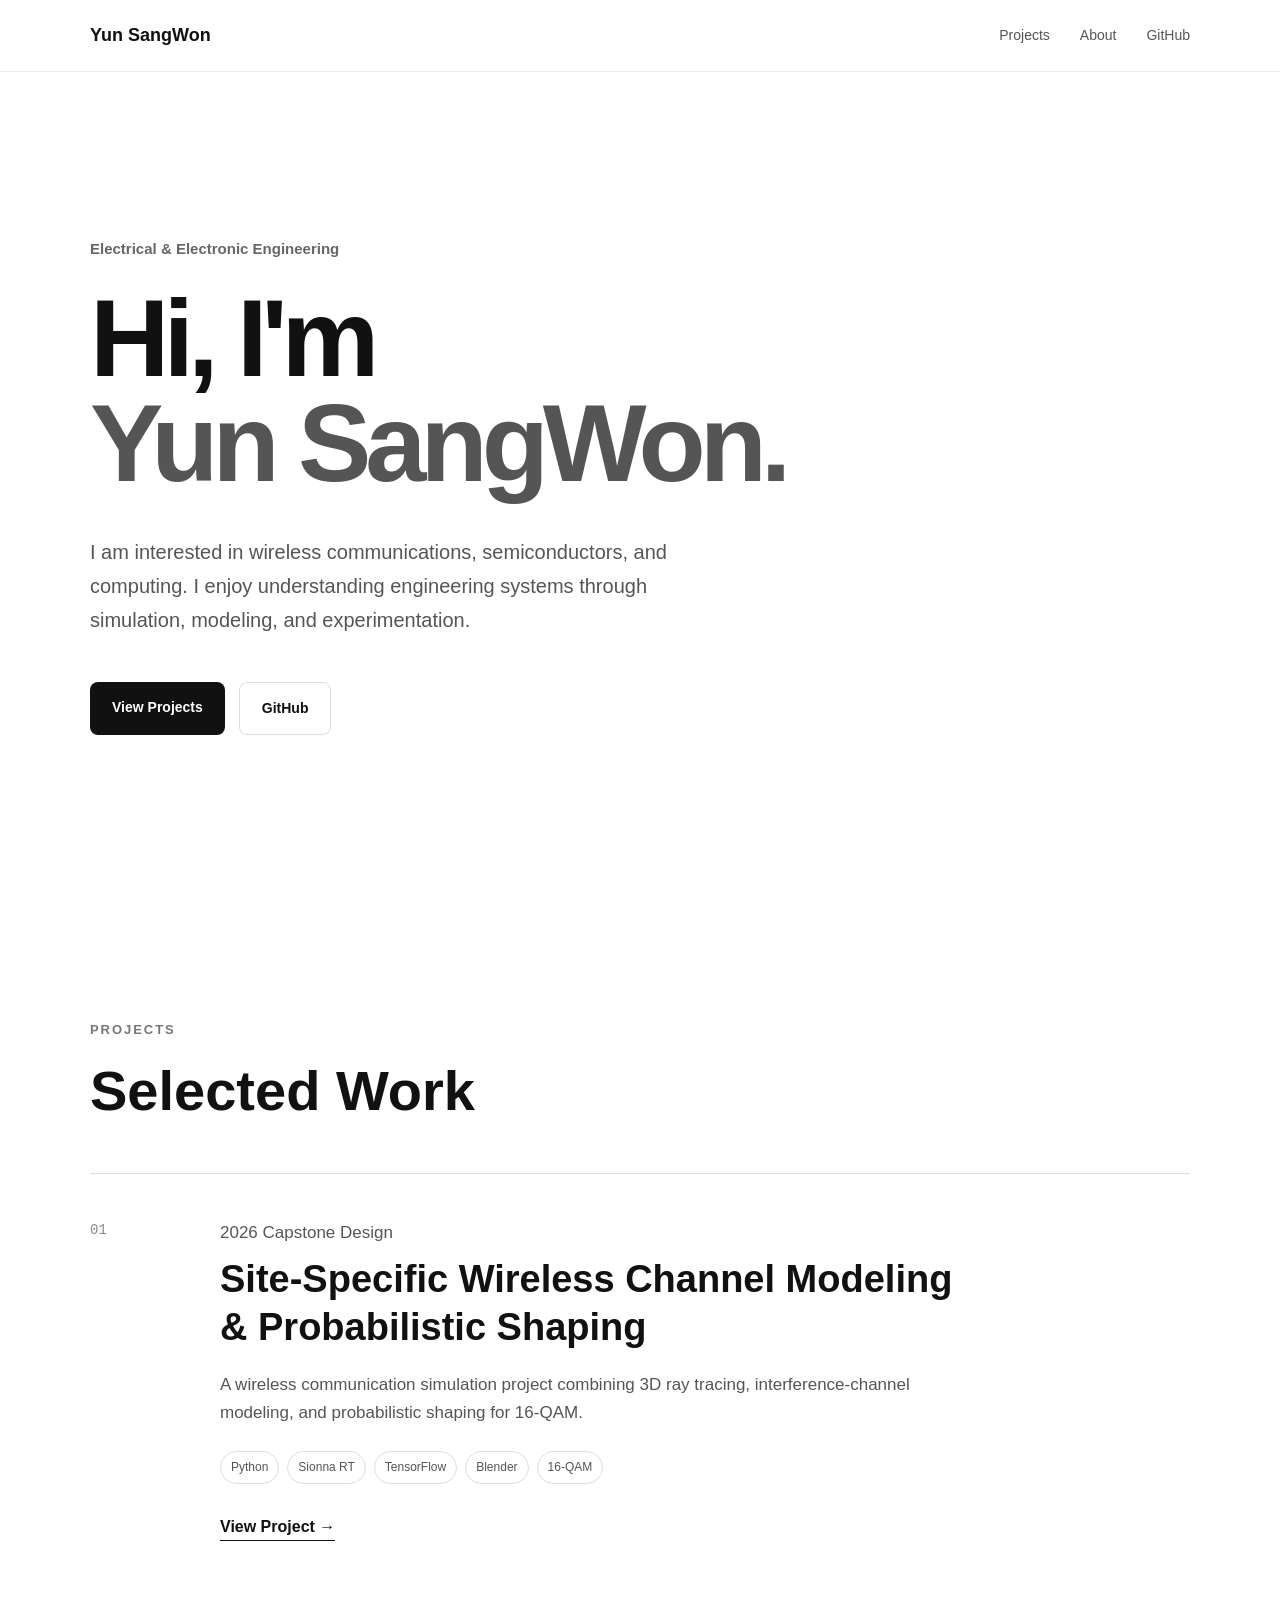
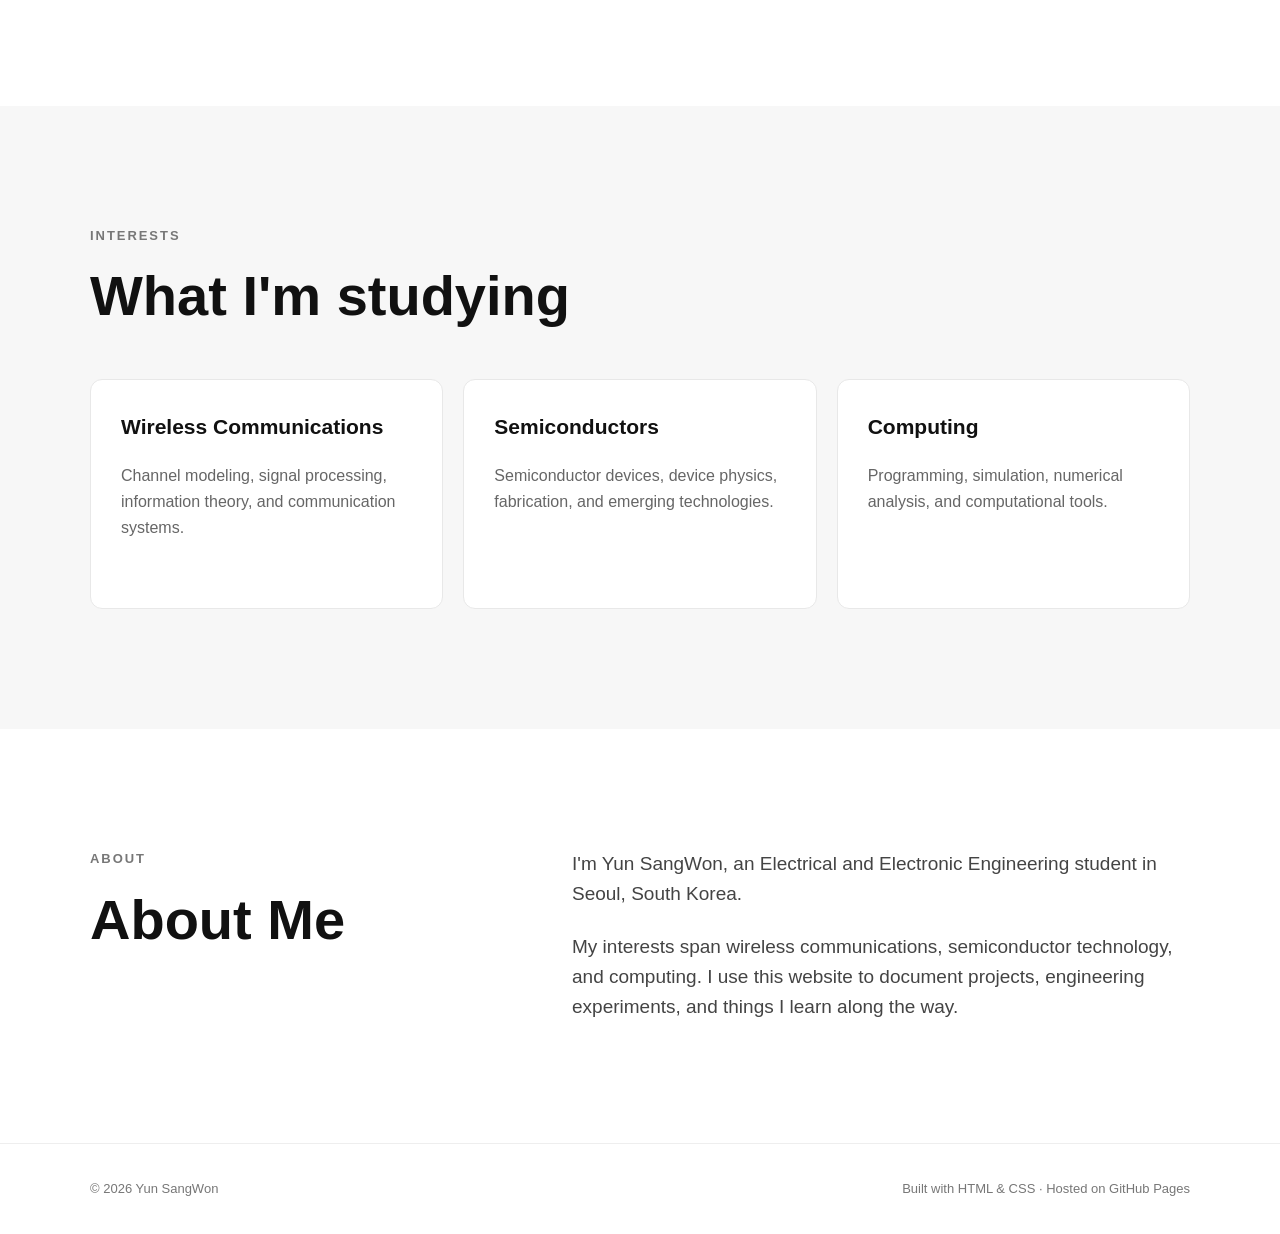
<file: index.html>
<!DOCTYPE html>
<html lang="en">
<head>
  <meta charset="UTF-8" />
  <meta name="viewport" content="width=device-width, initial-scale=1.0" />

  <title>Yun SangWon</title>

  <meta
    name="description"
    content="Personal website of Yun SangWon, an Electrical and Electronic Engineering student interested in wireless communications, semiconductors, and computing."
  />

  <link rel="stylesheet" href="style.css" />
</head>

<body>

  <header class="navbar">
    <div class="container nav-container">
      <a href="/" class="logo">Yun SangWon</a>

      <nav>
        <a href="#projects">Projects</a>
        <a href="#about">About</a>
        <a href="https://github.com/sang1yun" target="_blank">GitHub</a>
      </nav>
    </div>
  </header>


  <main>

    <!-- HERO -->
    <section class="hero">
      <div class="container hero-content">

        <p class="eyebrow">
          Electrical & Electronic Engineering
        </p>

        <h1>
          Hi, I'm<br />
          <span>Yun SangWon.</span>
        </h1>

        <p class="hero-description">
          I am interested in wireless communications,
          semiconductors, and computing.
          I enjoy understanding engineering systems
          through simulation, modeling, and experimentation.
        </p>

        <div class="hero-buttons">
          <a href="#projects" class="button primary">
            View Projects
          </a>

          <a
            href="https://github.com/sang1yun"
            target="_blank"
            class="button secondary"
          >
            GitHub
          </a>
        </div>

      </div>
    </section>


    <!-- PROJECTS -->
    <section id="projects" class="section">
      <div class="container">

        <p class="section-label">PROJECTS</p>

        <h2>Selected Work</h2>

        <div class="project-grid">

          <article class="project-card featured">

            <div class="project-number">
              01
            </div>

            <div class="project-content">

              <p class="project-type">
                2026 Capstone Design
              </p>

              <h3>
                Site-Specific Wireless Channel Modeling
                & Probabilistic Shaping
              </h3>

              <p>
                A wireless communication simulation project combining
                3D ray tracing, interference-channel modeling,
                and probabilistic shaping for 16-QAM.
              </p>

              <div class="tags">
                <span>Python</span>
                <span>Sionna RT</span>
                <span>TensorFlow</span>
                <span>Blender</span>
                <span>16-QAM</span>
              </div>

              <a
                href="projects/capstone.html"
                class="project-link"
              >
                View Project →
              </a>

            </div>

          </article>

        </div>

      </div>
    </section>


    <!-- INTERESTS -->
    <section class="section muted-section">
      <div class="container">

        <p class="section-label">INTERESTS</p>

        <h2>What I'm studying</h2>

        <div class="interest-grid">

          <div class="interest-card">
            <h3>Wireless Communications</h3>
            <p>
              Channel modeling, signal processing,
              information theory, and communication systems.
            </p>
          </div>

          <div class="interest-card">
            <h3>Semiconductors</h3>
            <p>
              Semiconductor devices, device physics,
              fabrication, and emerging technologies.
            </p>
          </div>

          <div class="interest-card">
            <h3>Computing</h3>
            <p>
              Programming, simulation,
              numerical analysis, and computational tools.
            </p>
          </div>

        </div>

      </div>
    </section>


    <!-- ABOUT -->
    <section id="about" class="section">
      <div class="container about">

        <div>
          <p class="section-label">ABOUT</p>
          <h2>About Me</h2>
        </div>

        <div class="about-text">
          <p>
            I'm Yun SangWon, an Electrical and Electronic Engineering
            student in Seoul, South Korea.
          </p>

          <p>
            My interests span wireless communications,
            semiconductor technology, and computing.
            I use this website to document projects,
            engineering experiments, and things I learn along the way.
          </p>
        </div>

      </div>
    </section>

  </main>


  <footer>
    <div class="container footer-content">

      <p>
        © 2026 Yun SangWon
      </p>

      <p>
        Built with HTML & CSS · Hosted on GitHub Pages
      </p>

    </div>
  </footer>

</body>
</html>
</file>
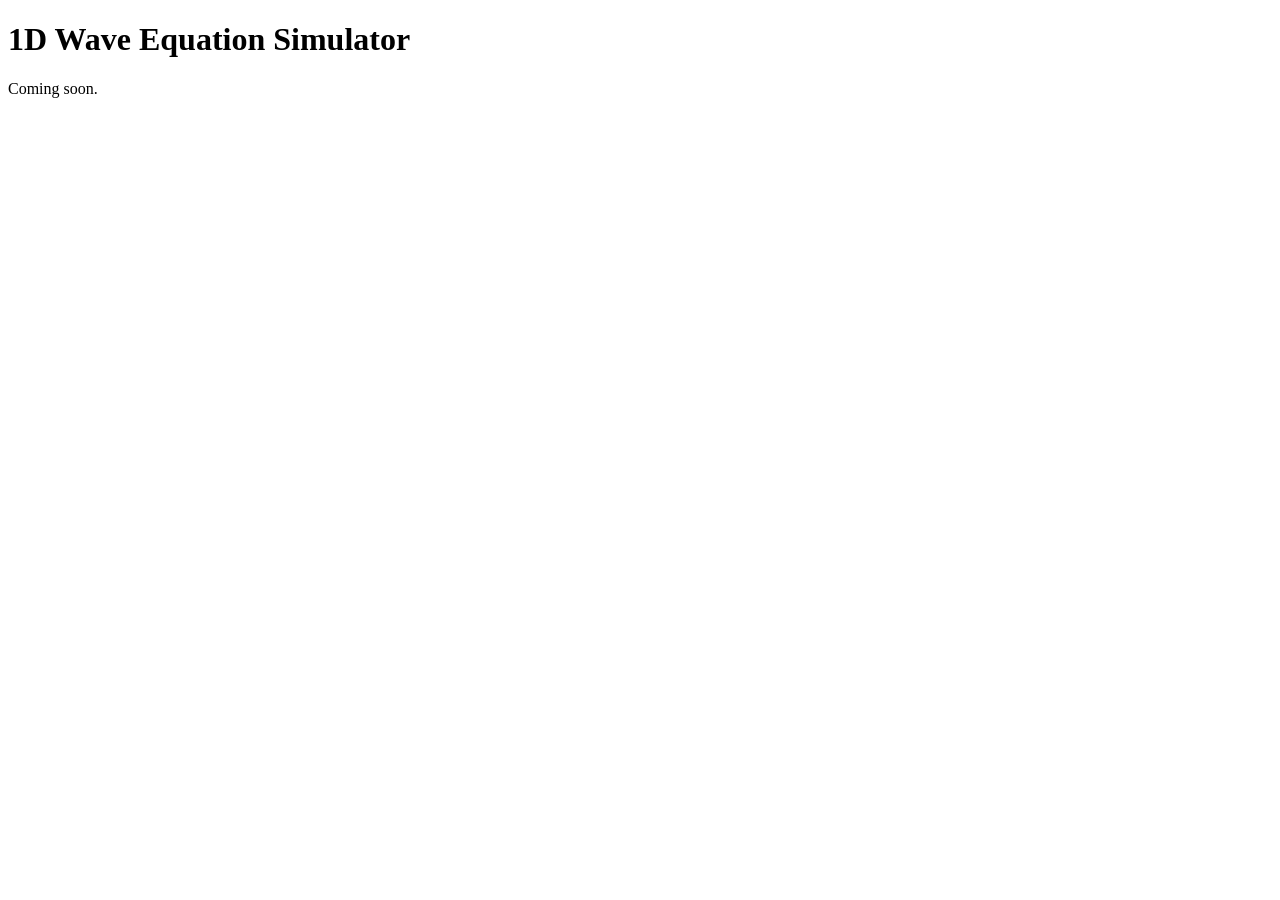
<file: projects/index.html>
<!DOCTYPE html>
<html lang="ko">
<head>
  <meta charset="UTF-8">
  <title>1D Wave Equation Simulator</title>
</head>
<body>
  <h1>1D Wave Equation Simulator</h1>
  <p>Coming soon.</p>
</body>
</html>
</file>
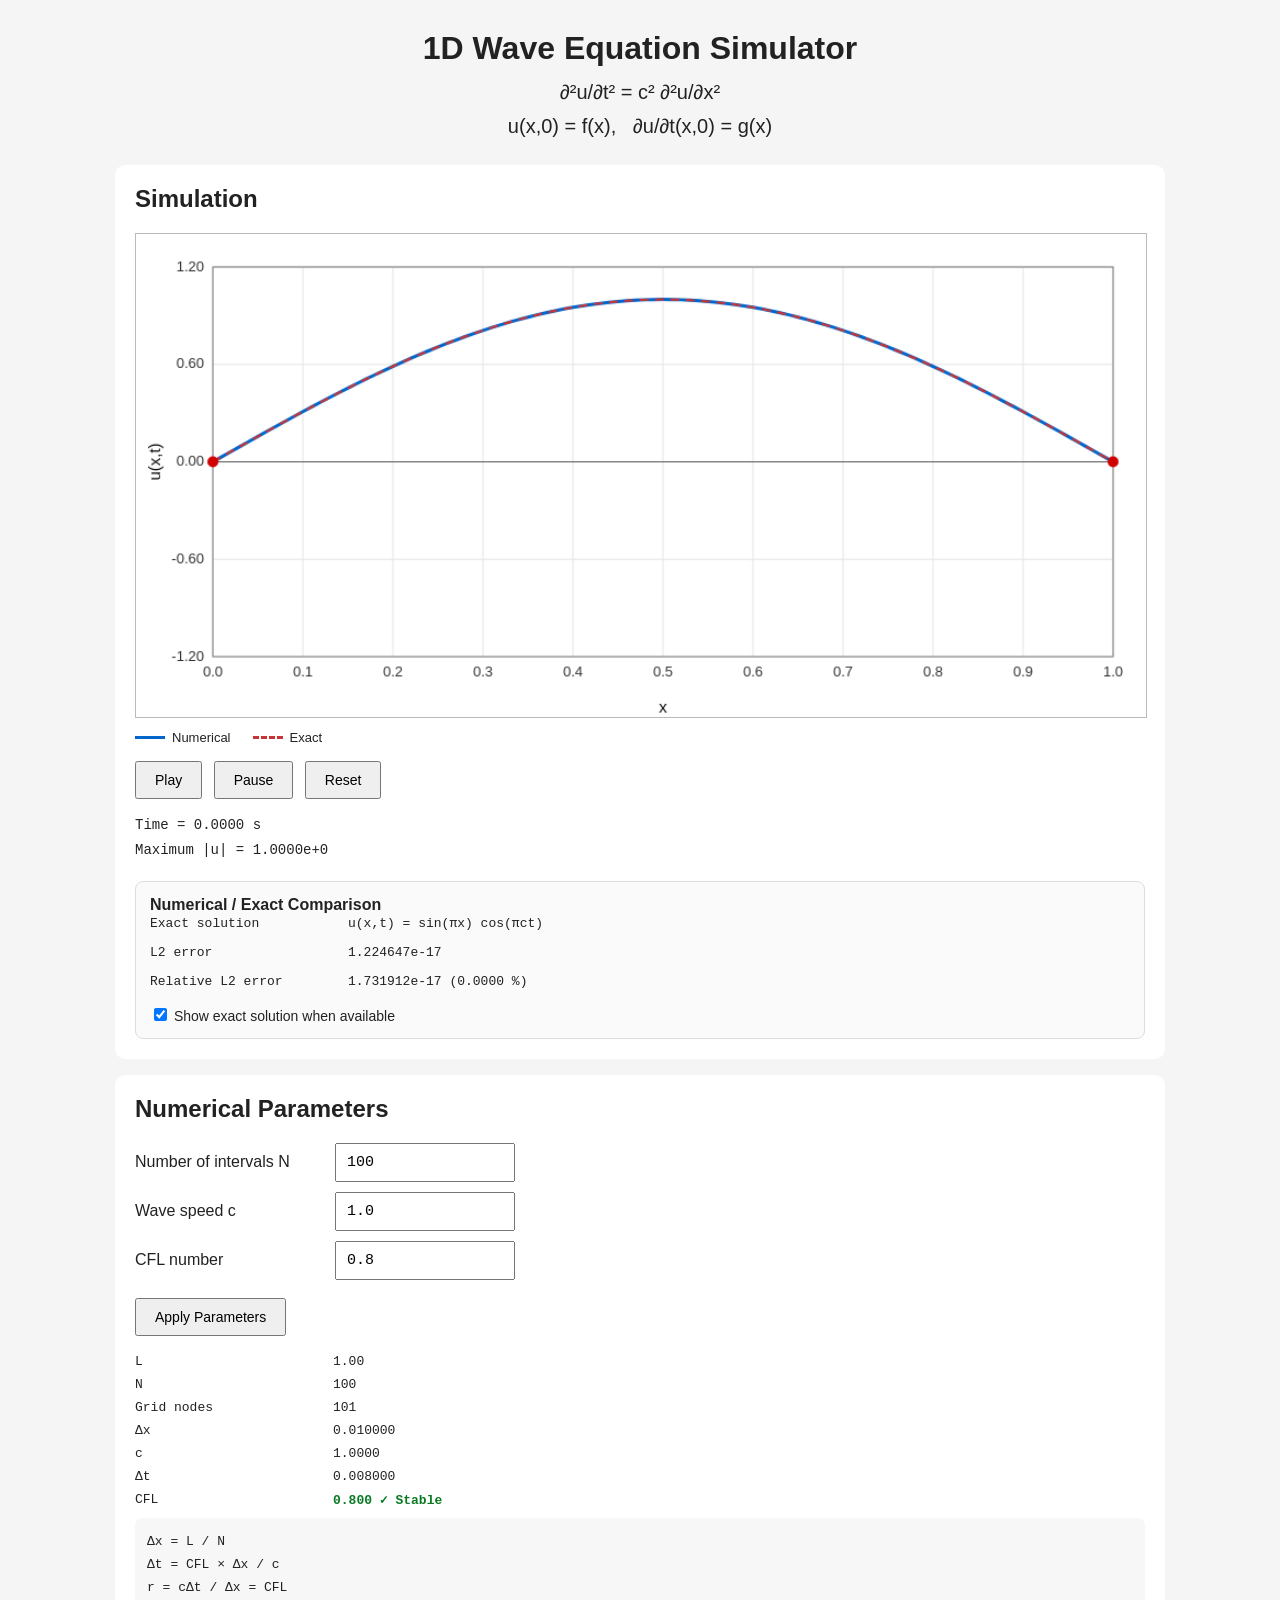
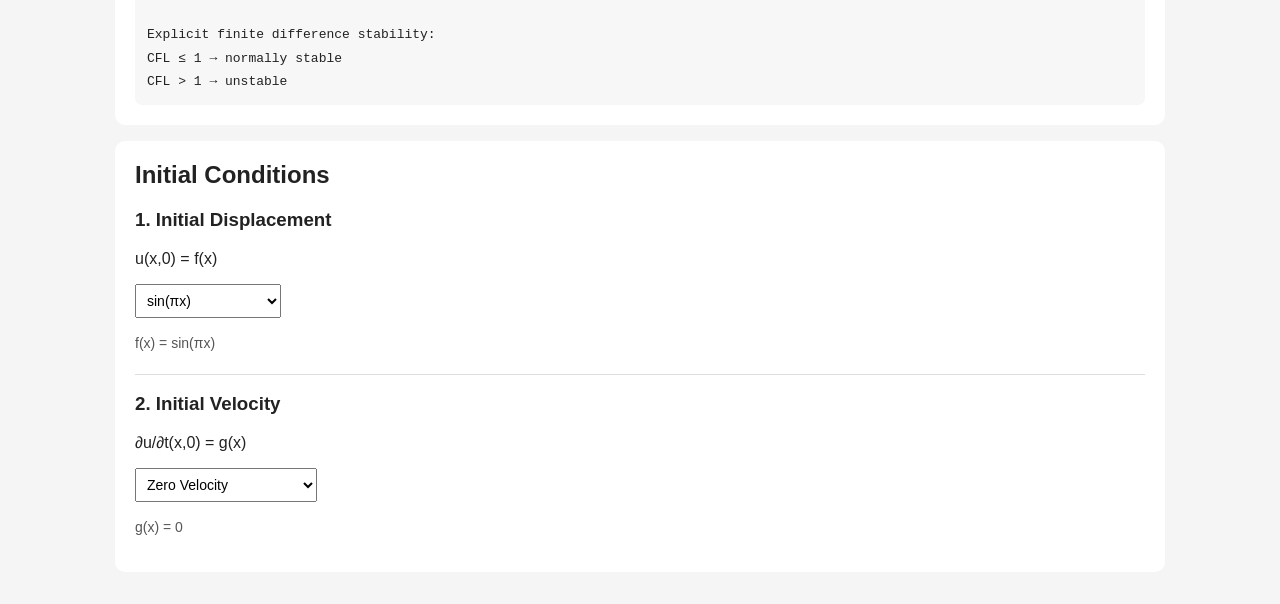
<file: projects/wave_function/index.html>
<!DOCTYPE html>
<html lang="ko">

<head>
  <meta charset="UTF-8">
  <meta name="viewport" content="width=device-width, initial-scale=1.0">

  <title>1D Wave Equation Simulator</title>

  <style>
    body {
      font-family: Arial, sans-serif;
      max-width: 1050px;
      margin: 30px auto;
      padding: 0 20px;
      background: #f5f5f5;
      color: #222;
    }

    h1 {
      text-align: center;
      margin-bottom: 8px;
    }

    h2 {
      margin-top: 0;
    }

    h3 {
      margin-top: 0;
    }

    .equation {
      text-align: center;
      font-size: 20px;
      margin-bottom: 22px;
      line-height: 1.7;
    }

    .panel {
      background: white;
      padding: 20px;
      margin-bottom: 16px;
      border-radius: 10px;
    }

    canvas {
      display: block;
      width: 100%;
      height: auto;
      background: white;
      border: 1px solid #bbb;
    }

    button {
      padding: 9px 18px;
      margin-right: 7px;
      font-size: 14px;
      cursor: pointer;
    }

    select {
      padding: 7px;
      font-size: 14px;
    }

    input {
      padding: 9px 10px;
      font-size: 15px;
      box-sizing: border-box;
      font-family: monospace;
    }

    textarea {
      width: 100%;
      min-height: 150px;
      padding: 10px;
      box-sizing: border-box;
      resize: vertical;
      font-family: monospace;
      font-size: 14px;
      line-height: 1.5;
    }

    .controls {
      margin-top: 16px;
    }

    .status {
      margin-top: 14px;
      font-family: monospace;
      font-size: 14px;
      line-height: 1.8;
    }

    .parameter-input-grid {
      display: grid;
      grid-template-columns: 190px 180px;
      gap: 10px;
      align-items: center;
      max-width: 450px;
      margin-bottom: 18px;
    }

    .parameter-input-grid input {
      width: 100%;
    }

    .parameter-display-grid {
      display: grid;
      grid-template-columns: 190px 200px;
      gap: 8px;
      font-family: monospace;
      margin-top: 18px;
    }

    .stable {
      color: #087a22;
      font-weight: bold;
    }

    .unstable {
      color: #cc0000;
      font-weight: bold;
    }

    .warning-box {
      display: none;
      margin-top: 15px;
      padding: 12px;
      background: #fff2f2;
      border: 1px solid #e6aaaa;
      border-radius: 7px;
      color: #9b0000;
      line-height: 1.6;
    }

    .description {
      color: #555;
      font-size: 14px;
      line-height: 1.6;
    }

    .input-section {
      margin-top: 20px;
      padding-top: 18px;
      border-top: 1px solid #ddd;
    }

    .input-box {
      margin-top: 16px;
      padding: 15px;
      background: #f6f8fa;
      border: 1px solid #ddd;
      border-radius: 8px;
      display: none;
    }

    .input-label {
      margin-bottom: 8px;
      font-weight: bold;
    }

    .custom-row {
      display: grid;
      grid-template-columns: 1fr auto;
      gap: 8px;
    }

    .custom-row input {
      width: 100%;
    }

    .custom-row button {
      margin: 0;
    }

    .example-box {
      margin-top: 12px;
      font-family: monospace;
      font-size: 13px;
      line-height: 1.7;
      color: #555;
    }

    .error {
      margin-top: 10px;
      color: #cc0000;
      font-family: monospace;
      min-height: 18px;
    }

    .counter {
      font-family: monospace;
      margin-top: 8px;
      font-size: 14px;
    }

    .info {
      margin-top: 8px;
      font-size: 13px;
      color: #555;
      line-height: 1.6;
    }

    .preset-note {
      margin-top: 12px;
      padding: 10px;
      background: #fff8dc;
      border-radius: 6px;
      font-size: 13px;
      line-height: 1.6;
    }

    .formula-note {
      background: #f7f7f7;
      padding: 12px;
      margin-top: 10px;
      border-radius: 7px;
      font-family: monospace;
      line-height: 1.8;
    }

    .comparison-box {
      margin-top: 18px;
      padding: 14px;
      border: 1px solid #ddd;
      border-radius: 8px;
      background: #fafafa;
    }

    .comparison-grid {
      display: grid;
      grid-template-columns: 190px 1fr;
      gap: 8px;
      font-family: monospace;
      line-height: 1.6;
    }

    .legend {
      display: flex;
      gap: 22px;
      align-items: center;
      margin-top: 12px;
      font-size: 13px;
    }

    .legend-item {
      display: flex;
      align-items: center;
      gap: 7px;
    }

    .legend-line-blue {
      width: 30px;
      height: 3px;
      background: #0066cc;
    }

    .legend-line-red {
      width: 30px;
      border-top: 3px dashed #cc3333;
    }

    .checkbox-row {
      margin-top: 12px;
      font-size: 14px;
    }

    .checkbox-row input {
      width: auto;
    }
  </style>
</head>


<body>

  <h1>1D Wave Equation Simulator</h1>

  <div class="equation">

    ∂²u/∂t² = c² ∂²u/∂x²

    <br>

    u(x,0) = f(x),

    &nbsp;

    ∂u/∂t(x,0) = g(x)

  </div>


  <!-- =====================================================
       Simulation
       ===================================================== -->

  <div class="panel">

    <h2>Simulation</h2>

    <canvas
      id="waveCanvas"
      width="920"
      height="440">
    </canvas>


    <div class="legend">

      <div class="legend-item">

        <div class="legend-line-blue"></div>

        Numerical

      </div>

      <div class="legend-item">

        <div class="legend-line-red"></div>

        Exact

      </div>

    </div>


    <div class="controls">

      <button id="playButton">
        Play
      </button>

      <button id="pauseButton">
        Pause
      </button>

      <button id="resetButton">
        Reset
      </button>

    </div>


    <div class="status">

      Time =
      <span id="timeDisplay">
        0.0000
      </span>
      s

      <br>

      Maximum |u| =
      <span id="amplitudeDisplay">
        0
      </span>

    </div>


    <div class="comparison-box">

      <b>Numerical / Exact Comparison</b>

      <div class="comparison-grid">

        <div>Exact solution</div>
        <div id="exactStatus">
          N/A
        </div>

        <div>L2 error</div>
        <div id="l2ErrorDisplay">
          N/A
        </div>

        <div>Relative L2 error</div>
        <div id="relativeErrorDisplay">
          N/A
        </div>

      </div>


      <div class="checkbox-row">

        <label>

          <input
            type="checkbox"
            id="showExact"
            checked>

          Show exact solution when available

        </label>

      </div>

    </div>


    <div
      id="simulationWarning"
      class="warning-box">
    </div>

  </div>


  <!-- =====================================================
       Numerical Parameters
       ===================================================== -->

  <div class="panel">

    <h2>Numerical Parameters</h2>


    <div class="parameter-input-grid">

      <div>
        Number of intervals N
      </div>

      <input
        id="NInput"
        type="number"
        value="100"
        min="10"
        max="1000"
        step="1">


      <div>
        Wave speed c
      </div>

      <input
        id="cInput"
        type="number"
        value="1.0"
        min="0.01"
        step="0.1">


      <div>
        CFL number
      </div>

      <input
        id="CFLInput"
        type="number"
        value="0.8"
        min="0.01"
        step="0.05">

    </div>


    <button id="applyParametersButton">
      Apply Parameters
    </button>


    <div class="parameter-display-grid">

      <div>L</div>
      <div id="LDisplay"></div>

      <div>N</div>
      <div id="NDisplay"></div>

      <div>Grid nodes</div>
      <div id="nodeDisplay"></div>

      <div>Δx</div>
      <div id="dxDisplay"></div>

      <div>c</div>
      <div id="cDisplay"></div>

      <div>Δt</div>
      <div id="dtDisplay"></div>

      <div>CFL</div>
      <div id="cflDisplay"></div>

    </div>


    <div
      id="cflWarning"
      class="warning-box">
    </div>


    <div class="formula-note">

      Δx = L / N

      <br>

      Δt = CFL × Δx / c

      <br>

      r = cΔt / Δx = CFL

      <br><br>

      Explicit finite difference stability:

      <br>

      CFL ≤ 1 → normally stable

      <br>

      CFL &gt; 1 → unstable

    </div>

  </div>


  <!-- =====================================================
       Initial Conditions
       ===================================================== -->

  <div class="panel">

    <h2>Initial Conditions</h2>


    <!-- displacement -->

    <div>

      <h3>1. Initial Displacement</h3>

      <p>
        u(x,0) = f(x)
      </p>


      <select id="displacementType">

        <option value="sine">
          sin(πx)
        </option>

        <option value="pluck">
          Plucked String
        </option>

        <option value="gaussian">
          Gaussian Pulse
        </option>

        <option value="custom">
          Custom Function
        </option>

        <option value="discrete">
          Discrete Samples
        </option>

      </select>


      <p
        id="displacementDescription"
        class="description">
      </p>


      <div
        id="displacementCustomBox"
        class="input-box">

        <div class="input-label">
          Enter f(x)
        </div>


        <div class="custom-row">

          <input
            type="text"
            id="displacementCustom"
            value="sin(2*pi*x)">

          <button id="applyDisplacementCustom">
            Apply
          </button>

        </div>


        <div class="example-box">

          sin(2*pi*x)

          <br>

          0.5*sin(pi*x) + 0.3*sin(3*pi*x)

          <br>

          exp(-100*(x-0.5)^2)

          <br>

          x*(1-x)

        </div>


        <div
          id="displacementCustomError"
          class="error">
        </div>

      </div>


      <div
        id="displacementDiscreteBox"
        class="input-box">

        <div class="input-label">

          Enter

          <span id="displacementRequiredCount">
            101
          </span>

          displacement values

        </div>


        <textarea
          id="displacementDiscrete">
        </textarea>


        <div class="counter">

          Detected:

          <span id="displacementDiscreteCount">
            0
          </span>

          /

          <span id="displacementTargetCount">
            101
          </span>

        </div>


        <div class="controls">

          <button id="applyDisplacementDiscrete">
            Apply
          </button>

          <button id="exampleDisplacementDiscrete">
            Load Example
          </button>

          <button id="clearDisplacementDiscrete">
            Clear
          </button>

        </div>


        <div
          id="displacementDiscreteError"
          class="error">
        </div>

      </div>

    </div>


    <!-- velocity -->

    <div class="input-section">

      <h3>2. Initial Velocity</h3>

      <p>
        ∂u/∂t(x,0) = g(x)
      </p>


      <select id="velocityType">

        <option value="zero">
          Zero Velocity
        </option>

        <option value="custom">
          Custom Function
        </option>

        <option value="discrete">
          Discrete Samples
        </option>

        <option value="rightGaussian">
          Right-moving Gaussian
        </option>

      </select>


      <p
        id="velocityDescription"
        class="description">
      </p>


      <div
        id="velocityCustomBox"
        class="input-box">

        <div class="input-label">
          Enter g(x)
        </div>


        <div class="custom-row">

          <input
            type="text"
            id="velocityCustom"
            value="0">

          <button id="applyVelocityCustom">
            Apply
          </button>

        </div>


        <div
          id="velocityCustomError"
          class="error">
        </div>

      </div>


      <div
        id="velocityDiscreteBox"
        class="input-box">

        <div class="input-label">

          Enter

          <span id="velocityRequiredCount">
            101
          </span>

          velocity values

        </div>


        <textarea
          id="velocityDiscrete">
        </textarea>


        <div class="counter">

          Detected:

          <span id="velocityDiscreteCount">
            0
          </span>

          /

          <span id="velocityTargetCount">
            101
          </span>

        </div>


        <div class="controls">

          <button id="applyVelocityDiscrete">
            Apply
          </button>

          <button id="exampleVelocityDiscrete">
            Load Example
          </button>

          <button id="clearVelocityDiscrete">
            Clear
          </button>

        </div>


        <div
          id="velocityDiscreteError"
          class="error">
        </div>

      </div>


      <div
        id="rightGaussianNote"
        class="preset-note"
        style="display:none;">

        Right-moving condition:

        <br><br>

        g(x) = -c f'(x)

      </div>

    </div>

  </div>


<script>

/* =========================================================
   1. Parameters
   ========================================================= */

const L = 1.0;

let N = 100;

let c = 1.0;

let CFL = 0.8;

let dx = L / N;

let dt = CFL * dx / c;


/* =========================================================
   2. Arrays
   ========================================================= */

let x = [];

let uPrev = [];

let uCurr = [];

let uNext = [];

let gInitial = [];

let displacementDiscreteValues = [];

let velocityDiscreteValues = [];


let time = 0;

let firstStepPending = true;

let running = false;


/* =========================================================
   3. Grid
   ========================================================= */

function buildGrid() {

  dx = L / N;

  dt = CFL * dx / c;


  x =
    new Array(N + 1);


  for (
    let i = 0;
    i <= N;
    i++
  ) {

    x[i] =
      i * dx;

  }


  uPrev =
    new Array(N + 1).fill(0);

  uCurr =
    new Array(N + 1).fill(0);

  uNext =
    new Array(N + 1).fill(0);

  gInitial =
    new Array(N + 1).fill(0);

  displacementDiscreteValues =
    new Array(N + 1).fill(0);

  velocityDiscreteValues =
    new Array(N + 1).fill(0);

}


/* =========================================================
   4. Mathematical parser
   ========================================================= */

function tokenize(expression) {

  const tokens = [];

  let i = 0;


  while (
    i < expression.length
  ) {

    const char =
      expression[i];


    if (
      /\s/.test(char)
    ) {

      i++;

      continue;

    }


    if (
      /[0-9.]/.test(char)
    ) {

      let text = "";

      let dotCount = 0;


      while (
        i < expression.length
        &&
        /[0-9.]/.test(
          expression[i]
        )
      ) {

        if (
          expression[i] === "."
        ) {

          dotCount++;

        }


        if (
          dotCount > 1
        ) {

          throw new Error(
            "Invalid number."
          );

        }


        text +=
          expression[i];


        i++;

      }


      const value =
        Number(text);


      if (
        !Number.isFinite(value)
      ) {

        throw new Error(
          "Invalid number."
        );

      }


      tokens.push({
        type: "number",
        value: value
      });


      continue;

    }


    if (
      /[a-zA-Z]/.test(char)
    ) {

      let word = "";


      while (
        i < expression.length
        &&
        /[a-zA-Z]/.test(
          expression[i]
        )
      ) {

        word +=
          expression[i];

        i++;

      }


      tokens.push({
        type: "identifier",
        value: word.toLowerCase()
      });


      continue;

    }


    if (
      "+-*/^()".includes(char)
    ) {

      tokens.push({
        type: char
      });


      i++;

      continue;

    }


    throw new Error(
      "Unsupported character: "
      + char
    );

  }


  return tokens;

}


function evaluateExpression(
  expression,
  xValue
) {

  const tokens =
    tokenize(expression);


  let position = 0;


  function current() {

    return tokens[position];

  }


  function consume(type) {

    if (
      current()
      &&
      current().type === type
    ) {

      position++;

      return true;

    }


    return false;

  }


  function parseExpression() {

    let value =
      parseTerm();


    while (
      position < tokens.length
    ) {

      if (
        consume("+")
      ) {

        value +=
          parseTerm();

      }


      else if (
        consume("-")
      ) {

        value -=
          parseTerm();

      }


      else {

        break;

      }

    }


    return value;

  }


  function parseTerm() {

    let value =
      parseUnary();


    while (
      position < tokens.length
    ) {

      if (
        consume("*")
      ) {

        value *=
          parseUnary();

      }


      else if (
        consume("/")
      ) {

        const denominator =
          parseUnary();


        if (
          Math.abs(
            denominator
          ) < 1e-14
        ) {

          throw new Error(
            "Division by zero."
          );

        }


        value /=
          denominator;

      }


      else {

        break;

      }

    }


    return value;

  }


  function parseUnary() {

    if (
      consume("+")
    ) {

      return parseUnary();

    }


    if (
      consume("-")
    ) {

      return -parseUnary();

    }


    return parsePower();

  }


  function parsePower() {

    let value =
      parsePrimary();


    if (
      consume("^")
    ) {

      value =
        Math.pow(
          value,
          parseUnary()
        );

    }


    return value;

  }


  function parsePrimary() {

    const token =
      current();


    if (
      !token
    ) {

      throw new Error(
        "Unexpected end of expression."
      );

    }


    if (
      token.type === "number"
    ) {

      position++;

      return token.value;

    }


    if (
      consume("(")
    ) {

      const value =
        parseExpression();


      if (
        !consume(")")
      ) {

        throw new Error(
          "Missing closing parenthesis."
        );

      }


      return value;

    }


    if (
      token.type === "identifier"
    ) {

      position++;


      const name =
        token.value;


      if (
        name === "x"
      ) {

        return xValue;

      }


      if (
        name === "pi"
      ) {

        return Math.PI;

      }


      if (
        name === "e"
      ) {

        return Math.E;

      }


      const functions = {

        sin: Math.sin,

        cos: Math.cos,

        tan: Math.tan,

        exp: Math.exp,

        sqrt: Math.sqrt,

        abs: Math.abs,

        log: Math.log

      };


      if (
        name in functions
      ) {

        if (
          !consume("(")
        ) {

          throw new Error(
            name
            + " requires (...)."
          );

        }


        const argument =
          parseExpression();


        if (
          !consume(")")
        ) {

          throw new Error(
            "Missing closing parenthesis."
          );

        }


        const result =
          functions[name](
            argument
          );


        if (
          !Number.isFinite(result)
        ) {

          throw new Error(
            "Invalid function result."
          );

        }


        return result;

      }


      throw new Error(
        "Unknown symbol: "
        + name
      );

    }


    throw new Error(
      "Unexpected token."
    );

  }


  const result =
    parseExpression();


  if (
    position !== tokens.length
  ) {

    throw new Error(
      "Unexpected part of expression."
    );

  }


  return result;

}


/* =========================================================
   5. Discrete parser
   ========================================================= */

function parseDiscrete(text) {

  text =
    text
      .replace(/\[/g, " ")
      .replace(/\]/g, " ")
      .replace(/;/g, " ")
      .trim();


  if (
    text.length === 0
  ) {

    throw new Error(
      "No values entered."
    );

  }


  const parts =
    text
      .split(/[\s,]+/)
      .filter(
        value =>
          value.length > 0
      );


  if (
    parts.length !== N + 1
  ) {

    throw new Error(

      "Expected "
      + (N + 1)
      + " values, found "
      + parts.length
      + "."

    );

  }


  return parts.map(

    function(value) {

      const number =
        Number(value);


      if (
        !Number.isFinite(number)
      ) {

        throw new Error(
          "Invalid numerical value."
        );

      }


      return number;

    }

  );

}


/* =========================================================
   6. Discrete counter
   ========================================================= */

function countDiscrete(
  textareaId,
  displayId
) {

  let text =
    document
      .getElementById(
        textareaId
      )
      .value;


  text =
    text
      .replace(/\[/g, " ")
      .replace(/\]/g, " ")
      .replace(/;/g, " ")
      .trim();


  let count = 0;


  if (
    text.length > 0
  ) {

    count =
      text
        .split(/[\s,]+/)
        .filter(
          value =>
            value.length > 0
        )
        .length;

  }


  const display =
    document
      .getElementById(
        displayId
      );


  display.textContent =
    count;


  display.style.color =

    count === N + 1

      ? "#087a22"

      : "#cc0000";

}


/* =========================================================
   7. Initial displacement
   ========================================================= */

function displacementFunction(
  xValue,
  index
) {

  const type =
    document
      .getElementById(
        "displacementType"
      )
      .value;


  if (
    type === "sine"
  ) {

    return Math.sin(
      Math.PI * xValue
    );

  }


  if (
    type === "pluck"
  ) {

    const peak =
      0.35;


    if (
      xValue <= peak
    ) {

      return xValue / peak;

    }


    return (

      (L - xValue)

      /

      (L - peak)

    );

  }


  if (
    type === "gaussian"
  ) {

    const center =
      0.30;


    const sigma =
      0.06;


    return Math.exp(

      -

      Math.pow(
        xValue - center,
        2
      )

      /

      (
        2
        * sigma
        * sigma
      )

    );

  }


  if (
    type === "custom"
  ) {

    return evaluateExpression(

      document
        .getElementById(
          "displacementCustom"
        )
        .value,

      xValue

    );

  }


  if (
    type === "discrete"
  ) {

    return displacementDiscreteValues[
      index
    ];

  }


  return 0;

}


/* =========================================================
   8. Initial velocity
   ========================================================= */

function velocityFunction(
  xValue,
  index
) {

  const type =
    document
      .getElementById(
        "velocityType"
      )
      .value;


  if (
    type === "zero"
  ) {

    return 0;

  }


  if (
    type === "custom"
  ) {

    return evaluateExpression(

      document
        .getElementById(
          "velocityCustom"
        )
        .value,

      xValue

    );

  }


  if (
    type === "discrete"
  ) {

    return velocityDiscreteValues[
      index
    ];

  }


  if (
    type === "rightGaussian"
  ) {

    const center =
      0.30;


    const sigma =
      0.06;


    const f =
      Math.exp(

        -

        Math.pow(
          xValue - center,
          2
        )

        /

        (
          2
          * sigma
          * sigma
        )

      );


    return (

      c

      *

      (
        xValue - center
      )

      /

      (
        sigma * sigma
      )

      *

      f

    );

  }


  return 0;

}


/* =========================================================
   9. Exact solution availability
   ========================================================= */

function exactSolutionAvailable() {

  const displacement =
    document
      .getElementById(
        "displacementType"
      )
      .value;


  const velocity =
    document
      .getElementById(
        "velocityType"
      )
      .value;


  return (

    displacement === "sine"

    &&

    velocity === "zero"

  );

}


/* =========================================================
   10. Exact solution
   ========================================================= */

/*
  For

  f(x) = sin(pi x)

  g(x) = 0

  fixed boundaries,

  u(x,t)
  =
  sin(pi x)
  cos(pi c t)
*/

function exactSolution(
  xValue,
  tValue
) {

  return (

    Math.sin(
      Math.PI
      * xValue
    )

    *

    Math.cos(
      Math.PI
      * c
      * tValue
    )

  );

}


/* =========================================================
   11. L2 error
   ========================================================= */

function calculateErrors() {

  if (
    !exactSolutionAvailable()
  ) {

    return null;

  }


  let errorSum =
    0;


  let exactSum =
    0;


  for (
    let i = 0;
    i <= N;
    i++
  ) {

    const exact =
      exactSolution(
        x[i],
        time
      );


    const difference =
      uCurr[i]
      - exact;


    errorSum +=
      difference
      * difference;


    exactSum +=
      exact
      * exact;

  }


  const l2 =
    Math.sqrt(
      dx
      * errorSum
    );


  const exactNorm =
    Math.sqrt(
      dx
      * exactSum
    );


  let relative =
    null;


  /*
    Near exact zero crossings,
    relative error is not useful.
  */

  if (
    exactNorm > 1e-10
  ) {

    relative =
      l2 / exactNorm;

  }


  return {

    l2: l2,

    relative: relative

  };

}


/* =========================================================
   12. Update comparison
   ========================================================= */

function updateComparison() {

  const exactStatus =
    document
      .getElementById(
        "exactStatus"
      );


  const l2Display =
    document
      .getElementById(
        "l2ErrorDisplay"
      );


  const relativeDisplay =
    document
      .getElementById(
        "relativeErrorDisplay"
      );


  if (
    !exactSolutionAvailable()
  ) {

    exactStatus.textContent =
      "N/A for selected initial conditions";


    l2Display.textContent =
      "N/A";


    relativeDisplay.textContent =
      "N/A";


    return;

  }


  exactStatus.textContent =
    "u(x,t) = sin(πx) cos(πct)";


  const errors =
    calculateErrors();


  l2Display.textContent =
    errors.l2.toExponential(6);


  if (
    errors.relative === null
  ) {

    relativeDisplay.textContent =
      "N/A (exact solution norm ≈ 0)";

  }


  else {

    relativeDisplay.textContent =

      errors.relative.toExponential(6)

      +

      "  (" +

      (
        errors.relative * 100
      ).toFixed(4)

      +

      " %)";

  }

}


/* =========================================================
   13. Initial-condition UI
   ========================================================= */

function updateDisplacementUI() {

  const type =
    document
      .getElementById(
        "displacementType"
      )
      .value;


  const custom =
    document
      .getElementById(
        "displacementCustomBox"
      );


  const discrete =
    document
      .getElementById(
        "displacementDiscreteBox"
      );


  const description =
    document
      .getElementById(
        "displacementDescription"
      );


  custom.style.display =
    "none";


  discrete.style.display =
    "none";


  if (
    type === "sine"
  ) {

    description.textContent =
      "f(x) = sin(πx)";

  }


  else if (
    type === "pluck"
  ) {

    description.textContent =
      "Triangular plucked-string displacement.";

  }


  else if (
    type === "gaussian"
  ) {

    description.textContent =
      "Gaussian pulse centered at x = 0.30.";

  }


  else if (
    type === "custom"
  ) {

    description.textContent =
      "Enter f(x).";


    custom.style.display =
      "block";

  }


  else if (
    type === "discrete"
  ) {

    description.textContent =
      "Enter one value per grid node.";


    discrete.style.display =
      "block";


    countDiscrete(
      "displacementDiscrete",
      "displacementDiscreteCount"
    );

  }

}


function updateVelocityUI() {

  const type =
    document
      .getElementById(
        "velocityType"
      )
      .value;


  const custom =
    document
      .getElementById(
        "velocityCustomBox"
      );


  const discrete =
    document
      .getElementById(
        "velocityDiscreteBox"
      );


  const note =
    document
      .getElementById(
        "rightGaussianNote"
      );


  const description =
    document
      .getElementById(
        "velocityDescription"
      );


  custom.style.display =
    "none";


  discrete.style.display =
    "none";


  note.style.display =
    "none";


  if (
    type === "zero"
  ) {

    description.textContent =
      "g(x) = 0";

  }


  else if (
    type === "custom"
  ) {

    description.textContent =
      "Enter g(x).";


    custom.style.display =
      "block";

  }


  else if (
    type === "discrete"
  ) {

    description.textContent =
      "Enter one velocity per grid node.";


    discrete.style.display =
      "block";

  }


  else if (
    type === "rightGaussian"
  ) {

    description.textContent =
      "g(x) = -c f'(x) for Gaussian preset.";


    note.style.display =
      "block";

  }

}


/* =========================================================
   14. Parameter display
   ========================================================= */

function updateParameterDisplay() {

  document.getElementById(
    "LDisplay"
  ).textContent =
    L.toFixed(2);


  document.getElementById(
    "NDisplay"
  ).textContent =
    N;


  document.getElementById(
    "nodeDisplay"
  ).textContent =
    N + 1;


  document.getElementById(
    "dxDisplay"
  ).textContent =
    dx.toFixed(6);


  document.getElementById(
    "cDisplay"
  ).textContent =
    c.toFixed(4);


  document.getElementById(
    "dtDisplay"
  ).textContent =
    dt.toFixed(6);


  const display =
    document.getElementById(
      "cflDisplay"
    );


  const warning =
    document.getElementById(
      "cflWarning"
    );


  if (
    CFL <= 1
  ) {

    display.className =
      "stable";


    display.textContent =
      CFL.toFixed(3)
      + " ✓ Stable";


    warning.style.display =
      "none";

  }


  else {

    display.className =
      "unstable";


    display.textContent =
      CFL.toFixed(3)
      + " ⚠ Unstable";


    warning.style.display =
      "block";


    warning.textContent =
      "CFL > 1. Numerical instability is expected.";

  }


  const required =
    N + 1;


  document.getElementById(
    "displacementRequiredCount"
  ).textContent =
    required;


  document.getElementById(
    "displacementTargetCount"
  ).textContent =
    required;


  document.getElementById(
    "velocityRequiredCount"
  ).textContent =
    required;


  document.getElementById(
    "velocityTargetCount"
  ).textContent =
    required;

}


/* =========================================================
   15. Initialize
   ========================================================= */

function initializeWave() {

  running =
    false;


  time =
    0;


  firstStepPending =
    true;


  const displacementType =
    document.getElementById(
      "displacementType"
    ).value;


  const velocityType =
    document.getElementById(
      "velocityType"
    ).value;


  try {

    if (
      displacementType === "discrete"
    ) {

      displacementDiscreteValues =
        parseDiscrete(

          document.getElementById(
            "displacementDiscrete"
          ).value

        );

    }


    if (
      velocityType === "discrete"
    ) {

      velocityDiscreteValues =
        parseDiscrete(

          document.getElementById(
            "velocityDiscrete"
          ).value

        );

    }


    for (
      let i = 0;
      i <= N;
      i++
    ) {

      uCurr[i] =
        displacementFunction(
          x[i],
          i
        );


      gInitial[i] =
        velocityFunction(
          x[i],
          i
        );

    }


    uCurr[0] =
      0;


    uCurr[N] =
      0;


    gInitial[0] =
      0;


    gInitial[N] =
      0;


    uPrev =
      [...uCurr];


    uNext =
      new Array(
        N + 1
      ).fill(0);


    document.getElementById(
      "timeDisplay"
    ).textContent =
      "0.0000";


    drawWave();


    updateComparison();

  }


  catch(error) {

    alert(
      error.message
    );

    return false;

  }


  return true;

}


/* =========================================================
   16. Numerical solver
   ========================================================= */

function updateWave() {

  const r =
    c * dt / dx;


  if (
    firstStepPending
  ) {

    for (
      let i = 1;
      i < N;
      i++
    ) {

      uNext[i] =

        uCurr[i]

        +

        dt
        * gInitial[i]

        +

        0.5
        * r
        * r

        *

        (
          uCurr[i + 1]

          - 2
          * uCurr[i]

          + uCurr[i - 1]
        );

    }


    uNext[0] =
      0;


    uNext[N] =
      0;


    uPrev =
      [...uCurr];


    uCurr =
      [...uNext];


    firstStepPending =
      false;


    time =
      dt;


    return;

  }


  for (
    let i = 1;
    i < N;
    i++
  ) {

    uNext[i] =

      2
      * uCurr[i]

      -

      uPrev[i]

      +

      r
      * r

      *

      (
        uCurr[i + 1]

        - 2
        * uCurr[i]

        + uCurr[i - 1]
      );

  }


  uNext[0] =
    0;


  uNext[N] =
    0;


  uPrev =
    [...uCurr];


  uCurr =
    [...uNext];


  time +=
    dt;

}


/* =========================================================
   17. Max amplitude
   ========================================================= */

function maximumAmplitude() {

  let maximum = 0;


  for (
    let i = 0;
    i <= N;
    i++
  ) {

    maximum =
      Math.max(
        maximum,
        Math.abs(
          uCurr[i]
        )
      );

  }


  return maximum;

}


/* =========================================================
   18. Canvas
   ========================================================= */

const canvas =
  document.getElementById(
    "waveCanvas"
  );


const ctx =
  canvas.getContext(
    "2d"
  );


/* =========================================================
   19. Draw
   ========================================================= */

function drawWave() {

  const width =
    canvas.width;


  const height =
    canvas.height;


  ctx.clearRect(
    0,
    0,
    width,
    height
  );


  const marginLeft =
    70;


  const marginRight =
    30;


  const marginTop =
    30;


  const marginBottom =
    55;


  const plotWidth =

    width
    - marginLeft
    - marginRight;


  const plotHeight =

    height
    - marginTop
    - marginBottom;


  /*
    Include exact curve in scale
    if exact exists.
  */

  let maximum =
    maximumAmplitude();


  if (
    exactSolutionAvailable()
  ) {

    for (
      let i = 0;
      i <= N;
      i++
    ) {

      maximum =
        Math.max(

          maximum,

          Math.abs(

            exactSolution(
              x[i],
              time
            )

          )

        );

    }

  }


  document.getElementById(
    "amplitudeDisplay"
  ).textContent =
    maximum.toExponential(4);


  if (
    !Number.isFinite(maximum)
  ) {

    running = false;

    return;

  }


  const yRange =
    Math.max(
      1.2,
      maximum * 1.2
    );


  const yMin =
    -yRange;


  const yMax =
    yRange;


  function xToPixel(value) {

    return (

      marginLeft

      +

      value / L
      * plotWidth

    );

  }


  function yToPixel(value) {

    return (

      marginTop

      +

      (
        yMax - value
      )

      /

      (
        yMax - yMin
      )

      *

      plotHeight

    );

  }


  /*
    background
  */

  ctx.fillStyle =
    "#ffffff";


  ctx.fillRect(
    marginLeft,
    marginTop,
    plotWidth,
    plotHeight
  );


  /*
    grid
  */

  ctx.strokeStyle =
    "#e6e6e6";


  ctx.lineWidth =
    1;


  for (
    let j = 0;
    j <= 10;
    j++
  ) {

    const px =
      xToPixel(
        j / 10
      );


    ctx.beginPath();


    ctx.moveTo(
      px,
      marginTop
    );


    ctx.lineTo(
      px,
      marginTop
      + plotHeight
    );


    ctx.stroke();

  }


  const yTicks = [

    -yRange,

    -yRange / 2,

    0,

    yRange / 2,

    yRange

  ];


  for (
    const value
    of yTicks
  ) {

    const py =
      yToPixel(value);


    ctx.beginPath();


    ctx.moveTo(
      marginLeft,
      py
    );


    ctx.lineTo(
      marginLeft
      + plotWidth,
      py
    );


    ctx.stroke();

  }


  /*
    border
  */

  ctx.strokeStyle =
    "#777";


  ctx.strokeRect(
    marginLeft,
    marginTop,
    plotWidth,
    plotHeight
  );


  /*
    zero axis
  */

  ctx.strokeStyle =
    "#555";


  ctx.beginPath();


  ctx.moveTo(
    marginLeft,
    yToPixel(0)
  );


  ctx.lineTo(
    marginLeft
    + plotWidth,
    yToPixel(0)
  );


  ctx.stroke();


  /*
    labels
  */

  ctx.fillStyle =
    "#333";


  ctx.font =
    "13px Arial";


  ctx.textAlign =
    "center";


  ctx.textBaseline =
    "top";


  for (
    let j = 0;
    j <= 10;
    j++
  ) {

    const value =
      j / 10;


    ctx.fillText(

      value.toFixed(1),

      xToPixel(value),

      marginTop
      + plotHeight
      + 8

    );

  }


  ctx.textAlign =
    "right";


  ctx.textBaseline =
    "middle";


  for (
    const value
    of yTicks
  ) {

    const label =

      Math.abs(value) > 9999

      ? value.toExponential(1)

      : value.toFixed(2);


    ctx.fillText(

      label,

      marginLeft - 8,

      yToPixel(value)

    );

  }


  /*
    x title
  */

  ctx.fillStyle =
    "#111";


  ctx.font =
    "15px Arial";


  ctx.textAlign =
    "center";


  ctx.fillText(

    "x",

    marginLeft
    + plotWidth / 2,

    height - 8

  );


  /*
    y title
  */

  ctx.save();


  ctx.translate(

    18,

    marginTop
    + plotHeight / 2

  );


  ctx.rotate(
    -Math.PI / 2
  );


  ctx.fillText(
    "u(x,t)",
    0,
    0
  );


  ctx.restore();


  /* =====================================================
     Numerical solution
     ===================================================== */

  ctx.strokeStyle =
    "#0066cc";


  ctx.lineWidth =
    3;


  ctx.setLineDash([]);


  ctx.beginPath();


  for (
    let i = 0;
    i <= N;
    i++
  ) {

    const px =
      xToPixel(
        x[i]
      );


    const py =
      yToPixel(
        uCurr[i]
      );


    if (
      i === 0
    ) {

      ctx.moveTo(
        px,
        py
      );

    }


    else {

      ctx.lineTo(
        px,
        py
      );

    }

  }


  ctx.stroke();


  /* =====================================================
     Exact solution
     ===================================================== */

  const showExact =
    document.getElementById(
      "showExact"
    ).checked;


  if (
    showExact
    &&
    exactSolutionAvailable()
  ) {

    ctx.strokeStyle =
      "#cc3333";


    ctx.lineWidth =
      2;


    ctx.setLineDash([
      8,
      6
    ]);


    ctx.beginPath();


    for (
      let i = 0;
      i <= N;
      i++
    ) {

      const exact =
        exactSolution(
          x[i],
          time
        );


      const px =
        xToPixel(
          x[i]
        );


      const py =
        yToPixel(
          exact
        );


      if (
        i === 0
      ) {

        ctx.moveTo(
          px,
          py
        );

      }


      else {

        ctx.lineTo(
          px,
          py
        );

      }

    }


    ctx.stroke();


    ctx.setLineDash([]);

  }


  /*
    fixed endpoints
  */

  ctx.fillStyle =
    "#d00000";


  ctx.beginPath();


  ctx.arc(
    xToPixel(0),
    yToPixel(0),
    5,
    0,
    2 * Math.PI
  );


  ctx.fill();


  ctx.beginPath();


  ctx.arc(
    xToPixel(L),
    yToPixel(0),
    5,
    0,
    2 * Math.PI
  );


  ctx.fill();

}


/* =========================================================
   20. Animation
   ========================================================= */

const stepsPerFrame =
  2;


function animate() {

  if (
    !running
  ) {

    return;

  }


  for (
    let step = 0;
    step < stepsPerFrame;
    step++
  ) {

    updateWave();

  }


  const maximum =
    maximumAmplitude();


  if (
    !Number.isFinite(maximum)
    ||
    maximum > 1e100
  ) {

    running =
      false;


    const warning =
      document.getElementById(
        "simulationWarning"
      );


    warning.style.display =
      "block";


    warning.textContent =
      "Numerical solution exploded. Reduce CFL or reset the simulation.";


    return;

  }


  drawWave();


  updateComparison();


  document.getElementById(
    "timeDisplay"
  ).textContent =
    time.toFixed(5);


  requestAnimationFrame(
    animate
  );

}


/* =========================================================
   21. Parameters
   ========================================================= */

document.getElementById(
  "applyParametersButton"
).addEventListener(
  "click",
  function() {

    running = false;


    const newN =
      Number(
        document.getElementById(
          "NInput"
        ).value
      );


    const newC =
      Number(
        document.getElementById(
          "cInput"
        ).value
      );


    const newCFL =
      Number(
        document.getElementById(
          "CFLInput"
        ).value
      );


    if (
      !Number.isInteger(newN)
      ||
      newN < 10
      ||
      newN > 1000
    ) {

      alert(
        "N must be an integer between 10 and 1000."
      );

      return;

    }


    if (
      !Number.isFinite(newC)
      ||
      newC <= 0
    ) {

      alert(
        "c must be positive."
      );

      return;

    }


    if (
      !Number.isFinite(newCFL)
      ||
      newCFL <= 0
    ) {

      alert(
        "CFL must be positive."
      );

      return;

    }


    N =
      newN;


    c =
      newC;


    CFL =
      newCFL;


    buildGrid();


    updateParameterDisplay();


    initializeWave();

  }
);


/* =========================================================
   22. Main controls
   ========================================================= */

document.getElementById(
  "playButton"
).addEventListener(
  "click",
  function() {

    if (
      !running
    ) {

      running =
        true;


      document.getElementById(
        "simulationWarning"
      ).style.display =
        "none";


      requestAnimationFrame(
        animate
      );

    }

  }
);


document.getElementById(
  "pauseButton"
).addEventListener(
  "click",
  function() {

    running =
      false;

  }
);


document.getElementById(
  "resetButton"
).addEventListener(
  "click",
  initializeWave
);


/* =========================================================
   23. Exact checkbox
   ========================================================= */

document.getElementById(
  "showExact"
).addEventListener(
  "change",
  function() {

    drawWave();

  }
);


/* =========================================================
   24. Initial-condition events
   ========================================================= */

document.getElementById(
  "displacementType"
).addEventListener(
  "change",
  function() {

    running = false;

    updateDisplacementUI();

    initializeWave();

  }
);


document.getElementById(
  "velocityType"
).addEventListener(
  "change",
  function() {

    running = false;

    updateVelocityUI();

    initializeWave();

  }
);


document.getElementById(
  "applyDisplacementCustom"
).addEventListener(
  "click",
  initializeWave
);


document.getElementById(
  "applyVelocityCustom"
).addEventListener(
  "click",
  initializeWave
);


document.getElementById(
  "applyDisplacementDiscrete"
).addEventListener(
  "click",
  initializeWave
);


document.getElementById(
  "applyVelocityDiscrete"
).addEventListener(
  "click",
  initializeWave
);


/* =========================================================
   25. Discrete typing
   ========================================================= */

document.getElementById(
  "displacementDiscrete"
).addEventListener(
  "input",
  function() {

    countDiscrete(
      "displacementDiscrete",
      "displacementDiscreteCount"
    );

  }
);


document.getElementById(
  "velocityDiscrete"
).addEventListener(
  "input",
  function() {

    countDiscrete(
      "velocityDiscrete",
      "velocityDiscreteCount"
    );

  }
);


/* =========================================================
   26. Clear
   ========================================================= */

document.getElementById(
  "clearDisplacementDiscrete"
).addEventListener(
  "click",
  function() {

    document.getElementById(
      "displacementDiscrete"
    ).value =
      "";


    countDiscrete(
      "displacementDiscrete",
      "displacementDiscreteCount"
    );

  }
);


document.getElementById(
  "clearVelocityDiscrete"
).addEventListener(
  "click",
  function() {

    document.getElementById(
      "velocityDiscrete"
    ).value =
      "";


    countDiscrete(
      "velocityDiscrete",
      "velocityDiscreteCount"
    );

  }
);


/* =========================================================
   27. Discrete displacement example
   ========================================================= */

document.getElementById(
  "exampleDisplacementDiscrete"
).addEventListener(
  "click",
  function() {

    const values = [];


    const center =
      0.30;


    const sigma =
      0.06;


    for (
      let i = 0;
      i <= N;
      i++
    ) {

      let value =
        Math.exp(

          -

          Math.pow(
            x[i] - center,
            2
          )

          /

          (
            2
            * sigma
            * sigma
          )

        );


      if (
        i === 0
        ||
        i === N
      ) {

        value = 0;

      }


      values.push(
        value.toFixed(8)
      );

    }


    document.getElementById(
      "displacementDiscrete"
    ).value =
      values.join("\n");


    countDiscrete(
      "displacementDiscrete",
      "displacementDiscreteCount"
    );


    initializeWave();

  }
);


/* =========================================================
   28. Discrete velocity example
   ========================================================= */

document.getElementById(
  "exampleVelocityDiscrete"
).addEventListener(
  "click",
  function() {

    const values = [];


    for (
      let i = 0;
      i <= N;
      i++
    ) {

      let value =
        Math.sin(
          Math.PI
          * x[i]
        );


      if (
        i === 0
        ||
        i === N
      ) {

        value = 0;

      }


      values.push(
        value.toFixed(8)
      );

    }


    document.getElementById(
      "velocityDiscrete"
    ).value =
      values.join("\n");


    countDiscrete(
      "velocityDiscrete",
      "velocityDiscreteCount"
    );


    initializeWave();

  }
);


/* =========================================================
   29. Start
   ========================================================= */

buildGrid();

updateParameterDisplay();

updateDisplacementUI();

updateVelocityUI();

initializeWave();

</script>

</body>

</html>
</file>
<file: style.css>
/* -------------------------
   BASIC RESET
------------------------- */

* {
  margin: 0;
  padding: 0;
  box-sizing: border-box;
}

html {
  scroll-behavior: smooth;
}

body {
  font-family:
    -apple-system,
    BlinkMacSystemFont,
    "Segoe UI",
    Roboto,
    Helvetica,
    Arial,
    sans-serif;

  background: #ffffff;
  color: #111111;

  line-height: 1.6;
}


/* -------------------------
   GLOBAL
------------------------- */

.container {
  width: min(1100px, 90%);
  margin: 0 auto;
}

a {
  color: inherit;
  text-decoration: none;
}

.section {
  padding: 120px 0;
}

.section-label {
  font-size: 13px;
  font-weight: 700;

  letter-spacing: 0.15em;

  color: #777;

  margin-bottom: 18px;
}

h2 {
  font-size: clamp(34px, 5vw, 56px);

  line-height: 1.15;

  margin-bottom: 50px;
}


/* -------------------------
   NAVBAR
------------------------- */

.navbar {
  height: 72px;

  display: flex;
  align-items: center;

  border-bottom: 1px solid #eeeeee;

  background: rgba(255, 255, 255, 0.9);

  position: sticky;
  top: 0;

  backdrop-filter: blur(12px);

  z-index: 100;
}

.nav-container {
  display: flex;

  align-items: center;
  justify-content: space-between;
}

.logo {
  font-weight: 700;
  font-size: 18px;
}

nav {
  display: flex;
  gap: 30px;
}

nav a {
  font-size: 14px;
  color: #555;

  transition: 0.2s;
}

nav a:hover {
  color: #000;
}


/* -------------------------
   HERO
------------------------- */

.hero {
  min-height: calc(100vh - 72px);

  display: flex;
  align-items: center;
}

.hero-content {
  padding: 80px 0;
}

.eyebrow {
  font-size: 15px;

  font-weight: 600;

  color: #666;

  margin-bottom: 25px;
}

.hero h1 {
  font-size: clamp(60px, 10vw, 110px);

  line-height: 0.95;

  letter-spacing: -0.055em;

  max-width: 900px;
}

.hero h1 span {
  color: #555;
}

.hero-description {
  margin-top: 40px;

  font-size: 20px;

  line-height: 1.7;

  color: #555;

  max-width: 650px;
}

.hero-buttons {
  display: flex;
  gap: 14px;

  margin-top: 45px;
}

.button {
  padding: 14px 22px;

  border-radius: 8px;

  font-size: 14px;
  font-weight: 600;

  transition: 0.2s;
}

.primary {
  background: #111;
  color: white;
}

.primary:hover {
  background: #333;
}

.secondary {
  border: 1px solid #ddd;
}

.secondary:hover {
  background: #f5f5f5;
}


/* -------------------------
   PROJECT
------------------------- */

.project-grid {
  display: grid;
}

.project-card {
  border-top: 1px solid #ddd;

  padding: 45px 0;

  display: grid;

  grid-template-columns: 100px 1fr;

  gap: 30px;
}

.project-number {
  color: #888;

  font-family: monospace;

  font-size: 14px;
}

.project-type {
  color: #777;

  font-size: 14px;

  margin-bottom: 10px;
}

.project-content h3 {
  font-size: clamp(25px, 4vw, 38px);

  line-height: 1.25;

  max-width: 750px;

  margin-bottom: 20px;
}

.project-content > p {
  color: #555;

  max-width: 700px;

  font-size: 17px;
}

.tags {
  display: flex;

  flex-wrap: wrap;

  gap: 8px;

  margin-top: 25px;
}

.tags span {
  border: 1px solid #ddd;

  padding: 6px 10px;

  border-radius: 100px;

  font-size: 12px;

  color: #555;
}

.project-link {
  display: inline-block;

  margin-top: 30px;

  font-weight: 600;

  border-bottom: 1px solid #111;
}


/* -------------------------
   INTERESTS
------------------------- */

.muted-section {
  background: #f7f7f7;
}

.interest-grid {
  display: grid;

  grid-template-columns: repeat(3, 1fr);

  gap: 20px;
}

.interest-card {
  background: white;

  border: 1px solid #e8e8e8;

  padding: 30px;

  min-height: 230px;

  border-radius: 12px;
}

.interest-card h3 {
  font-size: 21px;

  margin-bottom: 20px;
}

.interest-card p {
  color: #666;
}


/* -------------------------
   ABOUT
------------------------- */

.about {
  display: grid;

  grid-template-columns: 1fr 1.5fr;

  gap: 70px;
}

.about h2 {
  margin: 0;
}

.about-text {
  font-size: 19px;

  color: #444;
}

.about-text p + p {
  margin-top: 22px;
}


/* -------------------------
   FOOTER
------------------------- */

footer {
  border-top: 1px solid #eee;

  padding: 35px 0;

  color: #777;

  font-size: 13px;
}

.footer-content {
  display: flex;

  justify-content: space-between;
}


/* -------------------------
   MOBILE
------------------------- */

@media (max-width: 700px) {

  .section {
    padding: 80px 0;
  }

  nav {
    gap: 15px;
  }

  nav a {
    font-size: 12px;
  }

  .hero h1 {
    font-size: 58px;
  }

  .hero-description {
    font-size: 17px;
  }

  .project-card {
    grid-template-columns: 1fr;
  }

  .interest-grid {
    grid-template-columns: 1fr;
  }

  .about {
    grid-template-columns: 1fr;
  }

  .footer-content {
    flex-direction: column;

    gap: 10px;
  }

}
</file>
